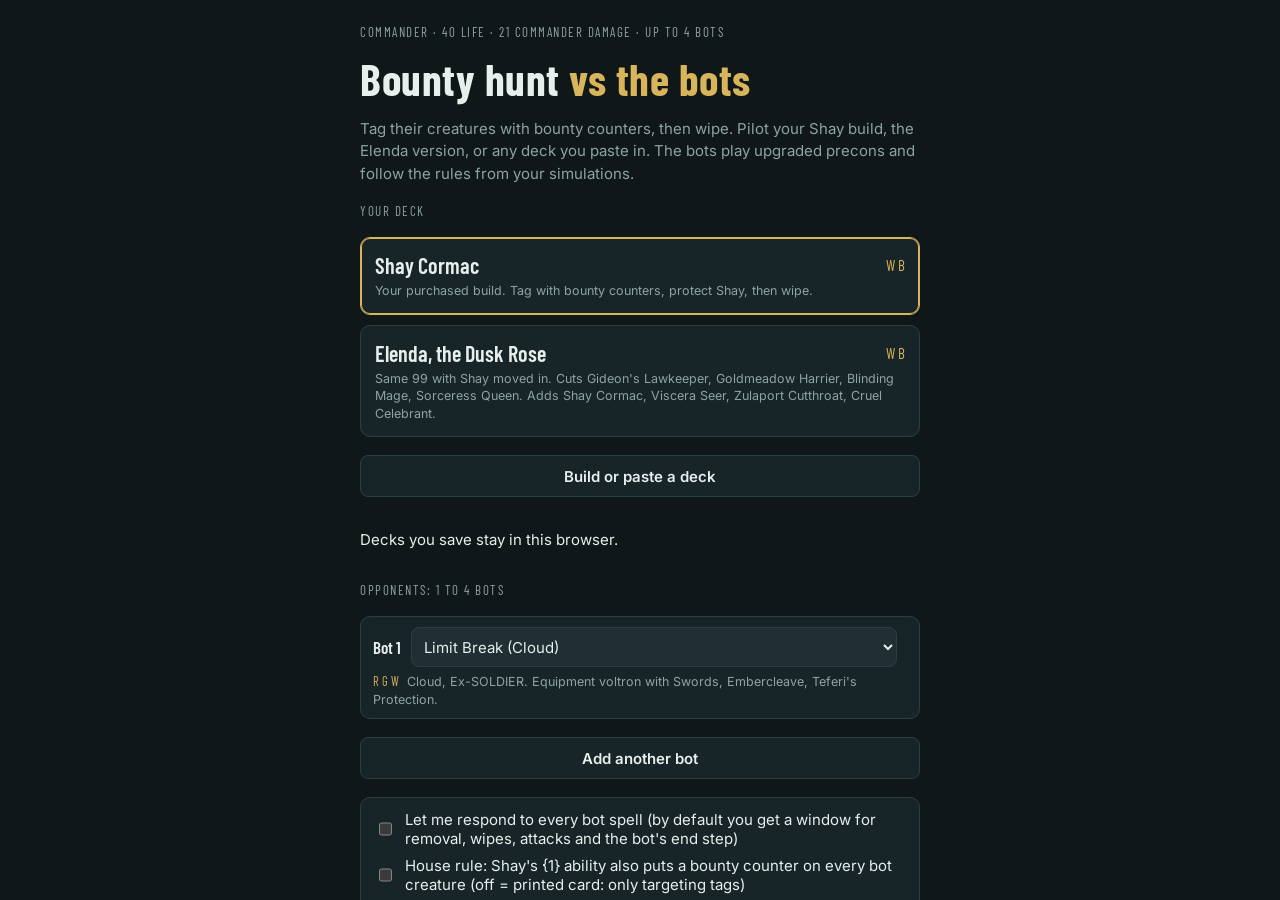
<file: index.html>
<!doctype html>
<html lang="en">
<head>
<meta charset="utf-8">
<meta name="viewport" content="width=device-width, initial-scale=1, viewport-fit=cover">
<title>Shay Cormac Duel</title>
<link rel="preconnect" href="https://fonts.googleapis.com">
<link rel="preconnect" href="https://fonts.gstatic.com" crossorigin>
<link rel="stylesheet" href="https://fonts.googleapis.com/css2?family=Barlow+Condensed:wght@500;600;700&family=Inter:wght@400;600;700&display=swap">
<link rel="stylesheet" href="css/style.css">
</head>
<body>
<!--BODY-->
<div id="app">
  <div id="start">
    <div class="start-inner">
      <div class="eyebrow">Commander · 40 life · 21 commander damage · up to 4 bots</div>
      <h1>Bounty hunt <span>vs the bots</span></h1>
      <p class="lede" id="lede">Tag their creatures with bounty counters, then wipe. Pilot your Shay build, the Elenda version, or any deck you paste in. The bots play upgraded precons and follow the rules from your simulations.</p>
      <div class="eyebrow">Your deck</div>
      <div class="opp-pick" id="myPick"></div>
      <button class="btn" id="buildDeck">Build or paste a deck</button>
      <p class="sub" id="deckStoreNote"></p>
      <div class="eyebrow">Opponents: 1 to 4 bots</div>
      <div id="botList" class="bot-list"></div>
      <button class="btn" id="addBot">Add another bot</button>
      <div class="settings">
        <label><input type="checkbox" id="setStop"> Let me respond to every bot spell (by default you get a window for removal, wipes, attacks and the bot's end step)</label>
        <label><input type="checkbox" id="setHouse"> House rule: Shay's {1} ability also puts a bounty counter on every bot creature (off = printed card: only targeting tags)</label>
        <label><input type="checkbox" id="setTithe"> Ask me before paying for Rhystic Study, Mystic Remora and Smothering Tithe</label>
        <label><input type="checkbox" id="setMana"> Choose which lands and rocks pay when I cast (off = pay automatically)</label>
        <label>Card size <select id="setSize"><option value="normal">Normal</option><option value="large">Large</option></select></label>
        <label>Bot speed <select id="setSpeed"><option value="900">Slow</option><option value="450">Normal</option><option value="120">Fast</option></select></label>
      </div>
      <button class="big-btn" id="startBtn">Shuffle up</button>
      <details class="decks"><summary>Deck lists</summary><div class="decklist" id="deckLists"></div></details>
    </div>
  </div>
  <div id="game" hidden>
    <nav id="oppTabs" hidden></nav>
    <header class="pbar" id="oppBar"></header>
    <main id="board">
      <section class="bf opp">
        <div class="row lands" id="oppLands"></div>
        <div class="row others" id="oppOthers"></div>
        <div class="row creatures" id="oppCreatures"></div>
      </section>
      <section id="strip"><div id="phases"></div><div id="stack"></div><div id="botRecent"></div><div id="ticker"></div></section>
      <section class="bf me">
        <div class="row creatures" id="myCreatures"></div>
        <div class="row others" id="myOthers"></div>
        <div class="row lands" id="myLands"></div>
      </section>
    </main>
    <div id="spot" hidden></div>
    <div id="prompt"><div id="promptText"></div><div id="promptBtns"></div></div>
    <footer class="pbar me" id="myBar"></footer>
    <div id="hand"></div>
  </div>
  <div id="sheet" hidden></div>
  <div id="toast" hidden></div>
</div>
<!--/BODY-->
<script src="js/engine.js"></script>
<script src="js/cards-shay.js"></script>
<script src="js/cards-cloud.js"></script>
<script src="js/cards-sai.js"></script>
<script src="js/cards-elenda.js"></script>
<script src="js/cards-ff.js"></script>
<script src="js/cards-wakanda.js"></script>
<script src="js/cards-generic.js"></script>
<script src="js/decks.js"></script>
<script src="js/ai.js"></script>
<script src="js/ui.js"></script>
<script src="js/ui-extra.js"></script>
<script src="js/main.js"></script>
</body>
</html>
</file>
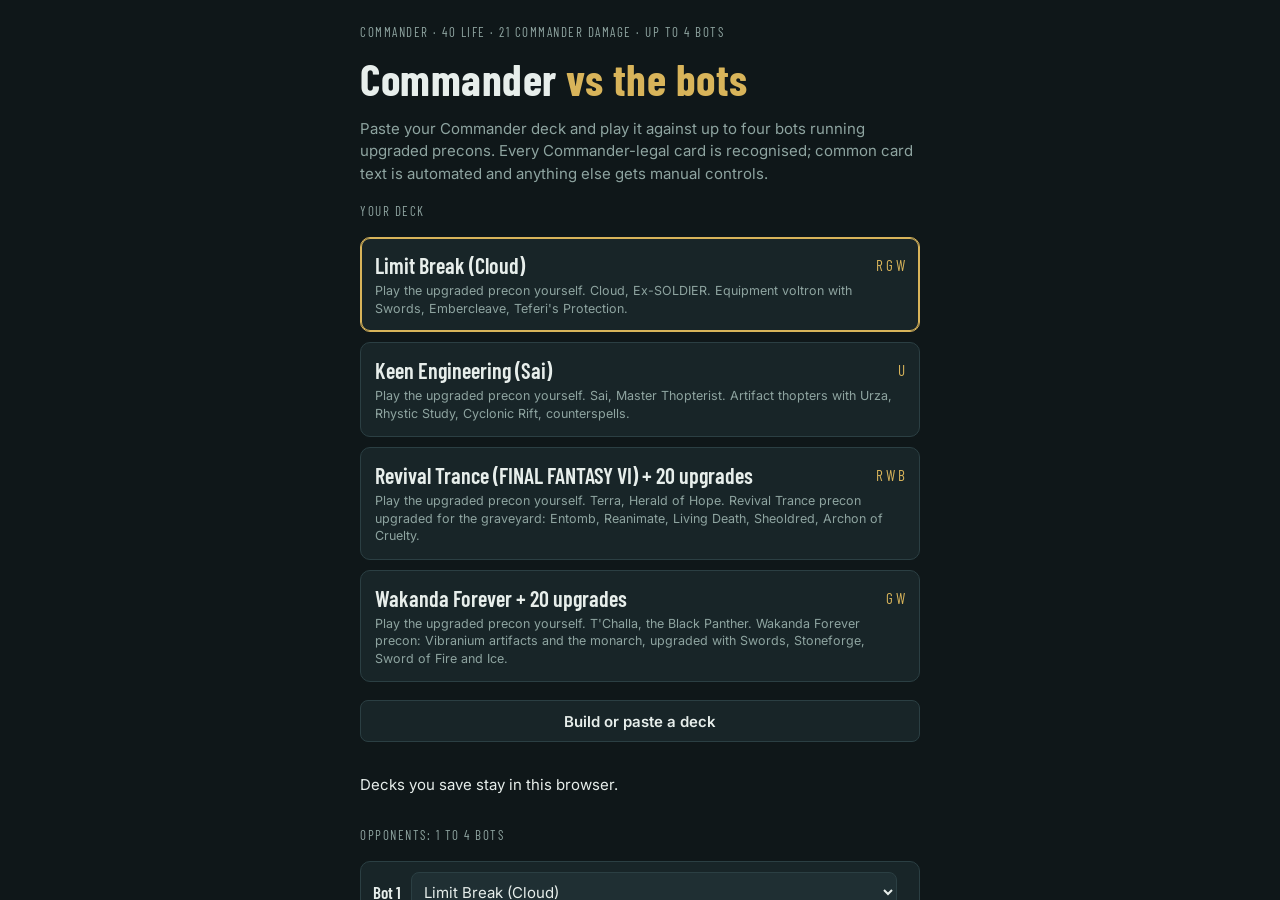
<file: friend.html>
<!doctype html>
<html lang="en">
<head>
<meta charset="utf-8">
<meta name="viewport" content="width=device-width, initial-scale=1, viewport-fit=cover">
<title>Commander Bot Table</title>
<link rel="preconnect" href="https://fonts.googleapis.com">
<link rel="preconnect" href="https://fonts.gstatic.com" crossorigin>
<link rel="stylesheet" href="https://fonts.googleapis.com/css2?family=Barlow+Condensed:wght@500;600;700&family=Inter:wght@400;600;700&display=swap">
<link rel="stylesheet" href="css/style.css">
</head>
<body>
<!--BODY-->
<div id="app">
  <div id="start">
    <div class="start-inner">
      <div class="eyebrow">Commander · 40 life · 21 commander damage · up to 4 bots</div>
      <h1>Commander <span>vs the bots</span></h1>
      <p class="lede" id="lede">Paste your Commander deck and play it against up to four bots running upgraded precons. Every Commander-legal card is recognised; common card text is automated and anything else gets manual controls.</p>
      <div class="eyebrow">Your deck</div>
      <div class="opp-pick" id="myPick"></div>
      <button class="btn" id="buildDeck">Build or paste a deck</button>
      <p class="sub" id="deckStoreNote"></p>
      <div class="eyebrow">Opponents: 1 to 4 bots</div>
      <div id="botList" class="bot-list"></div>
      <button class="btn" id="addBot">Add another bot</button>
      <div class="settings">
        <label><input type="checkbox" id="setStop"> Let me respond to every bot spell (by default you get a window for removal, wipes, attacks and the bot's end step)</label>
        <label><input type="checkbox" id="setHouse"> House rule: Shay's {1} ability also puts a bounty counter on every bot creature (off = printed card: only targeting tags)</label>
        <label><input type="checkbox" id="setTithe"> Ask me before paying for Rhystic Study, Mystic Remora and Smothering Tithe</label>
        <label><input type="checkbox" id="setMana"> Choose which lands and rocks pay when I cast (off = pay automatically)</label>
        <label>Card size <select id="setSize"><option value="normal">Normal</option><option value="large">Large</option></select></label>
        <label>Bot speed <select id="setSpeed"><option value="900">Slow</option><option value="450">Normal</option><option value="120">Fast</option></select></label>
      </div>
      <button class="big-btn" id="startBtn">Shuffle up</button>
      <details class="decks"><summary>Deck lists</summary><div class="decklist" id="deckLists"></div></details>
    </div>
  </div>
  <div id="game" hidden>
    <nav id="oppTabs" hidden></nav>
    <header class="pbar" id="oppBar"></header>
    <main id="board">
      <section class="bf opp">
        <div class="row lands" id="oppLands"></div>
        <div class="row others" id="oppOthers"></div>
        <div class="row creatures" id="oppCreatures"></div>
      </section>
      <section id="strip"><div id="phases"></div><div id="stack"></div><div id="botRecent"></div><div id="ticker"></div></section>
      <section class="bf me">
        <div class="row creatures" id="myCreatures"></div>
        <div class="row others" id="myOthers"></div>
        <div class="row lands" id="myLands"></div>
      </section>
    </main>
    <div id="spot" hidden></div>
    <div id="prompt"><div id="promptText"></div><div id="promptBtns"></div></div>
    <footer class="pbar me" id="myBar"></footer>
    <div id="hand"></div>
  </div>
  <div id="sheet" hidden></div>
  <div id="toast" hidden></div>
</div>
<!--/BODY-->
<script>window.FRIEND_BUILD = true;</script>
<script src="js/engine.js"></script>
<script src="js/cards-shay.js"></script>
<script src="js/cards-cloud.js"></script>
<script src="js/cards-sai.js"></script>
<script src="js/cards-elenda.js"></script>
<script src="js/cards-ff.js"></script>
<script src="js/cards-wakanda.js"></script>
<script src="js/cards-generic.js"></script>
<script src="js/decks.js"></script>
<script src="js/ai.js"></script>
<script src="js/ui.js"></script>
<script src="js/ui-extra.js"></script>
<script src="js/main.js"></script>
</body>
</html>
</file>
<file: css/style.css>
/* Layout: phone-first stacked table. Bot board on top, a thin status strip,
   your board below, then the prompt bar, your stats and your hand pinned at the bottom. */
:root {
  --bg: #0f1719;
  --felt: #13201f;
  --panel: #182528;
  --panel-2: #1f2f33;
  --line: #2b3f43;
  --fg: #e7eeeb;
  --muted: #8ea4a0;
  --gold: #d8b45a;
  --gold-ink: #1d1606;
  --bad: #e26a5d;
  --good: #6ec98e;
  --blue: #6ea9e2;
  --shadow: 0 2px 8px rgba(0, 0, 0, .45);
  --f-display: 'Barlow Condensed', 'Arial Narrow', system-ui, sans-serif;
  --f-body: 'Inter', system-ui, -apple-system, 'Segoe UI', sans-serif;
  --cw: 62px; --ch: 86px;
  --hw: 76px; --hh: 106px;
  color-scheme: dark;
}
@media (min-width: 720px) {
  :root { --cw: 82px; --ch: 114px; --hw: 96px; --hh: 134px; }
}
html, body { height: 100%; }
[hidden] { display: none !important; }
body { margin: 0; }
img { max-width: 100%; }
body { background: var(--bg); color: var(--fg); font-family: var(--f-body); font-size: 14px; overflow: hidden; -webkit-tap-highlight-color: transparent; }
button { font: inherit; color: inherit; }
#app { height: 100%; display: flex; flex-direction: column; }

/* ---------- start screen ---------- */
#start { height: 100%; overflow-y: auto; padding-block: 24px 40px; padding-left: max(16px, env(safe-area-inset-left, 0px)); padding-right: max(16px, env(safe-area-inset-right, 0px)); }
.start-inner { max-width: 560px; margin: 0 auto; display: flex; flex-direction: column; gap: 18px; }
.start-inner h1 { font-family: var(--f-display); font-weight: 700; font-size: 44px; line-height: .95; margin: 0; letter-spacing: .5px; text-wrap: balance; }
.start-inner h1 span { color: var(--gold); }
.lede { color: var(--muted); margin: 0; line-height: 1.5; }
.eyebrow { font-family: var(--f-display); text-transform: uppercase; letter-spacing: 1.5px; color: var(--muted); font-size: 13px; }
.opp-pick { display: grid; gap: 10px; }
.opp-card { display: grid; grid-template-columns: 1fr auto; gap: 4px 12px; text-align: left; background: var(--panel); border: 1px solid var(--line); border-radius: 10px; padding: 14px; cursor: pointer; }
.opp-card[aria-pressed="true"] { border-color: var(--gold); box-shadow: inset 0 0 0 1px var(--gold); }
.opp-card b { font-family: var(--f-display); font-size: 22px; font-weight: 600; }
.opp-card small { color: var(--muted); grid-column: 1 / -1; line-height: 1.4; }
.opp-card .pips { font-family: var(--f-display); color: var(--gold); align-self: center; }
.settings { display: grid; gap: 8px; background: var(--panel); border: 1px solid var(--line); border-radius: 10px; padding: 12px 14px; }
.settings label { display: flex; gap: 10px; align-items: center; min-height: 36px; }
.settings input[type=checkbox] { width: 20px; height: 20px; accent-color: var(--gold); }
.settings select { background: var(--panel-2); border: 1px solid var(--line); border-radius: 6px; padding: 6px; }
.big-btn { background: var(--gold); color: var(--gold-ink); border: 0; border-radius: 10px; font-family: var(--f-display); font-weight: 700; font-size: 22px; letter-spacing: .5px; padding: 14px; cursor: pointer; }
.big-btn:focus-visible, .btn:focus-visible, .opp-card:focus-visible { outline: 2px solid var(--fg); outline-offset: 2px; }
details.decks { background: var(--panel); border: 1px solid var(--line); border-radius: 10px; padding: 10px 14px; }
details.decks summary { cursor: pointer; font-weight: 600; min-height: 32px; display: flex; align-items: center; }
.decklist { columns: 2 180px; font-size: 12px; color: var(--muted); line-height: 1.55; margin-top: 8px; }
.decklist h4 { color: var(--fg); margin: 8px 0 2px; font-size: 13px; break-after: avoid; }
.decklist .cut { text-decoration: line-through; opacity: .7; }

/* ---------- game ---------- */
#game { flex: 1; min-height: 0; display: flex; flex-direction: column; background: radial-gradient(120% 70% at 50% 50%, var(--felt), var(--bg)); }
.pbar { display: flex; align-items: center; gap: 6px; flex-wrap: wrap; padding-block: 6px; padding-left: max(10px, env(safe-area-inset-left, 0px)); padding-right: max(10px, env(safe-area-inset-right, 0px)); background: var(--panel); border-bottom: 1px solid var(--line); font-size: 12px; }
.pbar.me { border-top: 1px solid var(--line); border-bottom: 0; }
.life { font-family: var(--f-display); font-weight: 700; font-size: 26px; line-height: 1; min-width: 44px; font-variant-numeric: tabular-nums; }
.life.low { color: var(--bad); }
.pname { font-family: var(--f-display); font-size: 16px; font-weight: 600; margin-right: 4px; }
.chip { display: inline-flex; align-items: center; gap: 4px; background: var(--panel-2); border: 1px solid var(--line); border-radius: 999px; padding: 4px 9px; min-height: 30px; font-variant-numeric: tabular-nums; white-space: nowrap; cursor: default; }
button.chip { cursor: pointer; }
.chip.gold { border-color: var(--gold); color: var(--gold); }
.chip.warn { border-color: var(--bad); color: var(--bad); }
.chip.cz { border-color: var(--gold); }
.chip.cz.playable { background: var(--gold); color: var(--gold-ink); }
.spacer { flex: 1; }

#board { flex: 1; min-height: 0; overflow-y: auto; overflow-x: hidden; display: flex; flex-direction: column; }
.bf { display: flex; flex-direction: column; gap: 4px; padding-block: 6px; }
.bf.opp { border-bottom: 1px dashed var(--line); }
.row { display: flex; gap: 6px; overflow-x: auto; overflow-y: hidden; align-items: flex-end; padding-block: 2px; padding-left: max(10px, env(safe-area-inset-left, 0px)); padding-right: max(10px, env(safe-area-inset-right, 0px)); min-height: 0; scrollbar-width: thin; }
.row:empty { display: none; }
.row.creatures { min-height: calc(var(--ch) + 6px); }
.row.lands { gap: 5px; align-items: center; }
.empty-note { color: var(--muted); font-size: 12px; padding: 8px 2px; }

#strip { display: flex; flex-direction: column; gap: 4px; padding-block: 6px; padding-left: max(10px, env(safe-area-inset-left, 0px)); padding-right: max(10px, env(safe-area-inset-right, 0px)); background: rgba(0, 0, 0, .18); border-bottom: 1px dashed var(--line); }
#phases { display: flex; gap: 3px; flex-wrap: wrap; align-items: center; }
.ph { font-family: var(--f-display); font-size: 12px; letter-spacing: .5px; text-transform: uppercase; padding: 2px 7px; border-radius: 4px; color: var(--muted); }
.ph.on { background: var(--gold); color: var(--gold-ink); font-weight: 700; }
.turnlbl { font-family: var(--f-display); font-size: 14px; margin-right: 6px; }
#stack { display: flex; flex-direction: column; gap: 3px; }
.stk { background: var(--panel-2); border-left: 3px solid var(--blue); border-radius: 4px; padding: 4px 8px; font-size: 12px; }
.stk.bot { border-left-color: var(--bad); }
.stk.top { box-shadow: 0 0 0 1px var(--gold); }
#ticker { font-size: 12px; color: var(--muted); display: flex; flex-direction: column; gap: 1px; line-height: 1.35; }
#ticker div:last-child { color: var(--fg); }
#ticker .bounty, .logline.bounty { color: var(--gold); }
#ticker .warn, .logline.warn { color: var(--bad); }

#prompt { display: flex; gap: 8px; align-items: center; flex-wrap: wrap; padding-block: 8px; padding-left: max(10px, env(safe-area-inset-left, 0px)); padding-right: max(10px, env(safe-area-inset-right, 0px)); background: var(--panel-2); border-top: 1px solid var(--line); min-height: 52px; }
#promptText { flex: 1 1 180px; min-width: 0; font-size: 13px; line-height: 1.35; }
#promptText b { color: var(--gold); }
#promptBtns { display: flex; gap: 6px; flex-wrap: wrap; }
.btn { background: var(--panel); border: 1px solid var(--line); border-radius: 8px; padding: 9px 14px; min-height: 42px; cursor: pointer; font-weight: 600; }
.btn.primary { background: var(--gold); color: var(--gold-ink); border-color: var(--gold); }
.btn.danger { border-color: var(--bad); color: var(--bad); }
.btn:disabled { opacity: .4; cursor: not-allowed; }

#hand { display: flex; gap: 6px; overflow-x: auto; overflow-y: hidden; padding-block: 8px calc(8px + env(safe-area-inset-bottom, 0px)); padding-left: max(10px, env(safe-area-inset-left, 0px)); padding-right: max(10px, env(safe-area-inset-right, 0px)); background: var(--bg); border-top: 1px solid var(--line); min-height: calc(var(--hh) + 16px); }

/* ---------- card tiles ---------- */
.slot { position: relative; flex: 0 0 auto; width: var(--cw); height: var(--ch); transition: width .15s; }
.slot.tapped { width: var(--ch); }
#hand .slot { width: var(--hw); height: var(--hh); }
.card { position: absolute; left: 0; top: 0; width: var(--cw); height: var(--ch); border-radius: 6px; overflow: hidden; background: var(--frame, #9aa3a6); box-shadow: var(--shadow); cursor: pointer; transition: transform .15s, box-shadow .15s; user-select: none; }
#hand .card { width: var(--hw); height: var(--hh); }
.slot.tapped .card { transform: translateX(calc((var(--ch) - var(--cw)) / 2)) translateY(calc((var(--cw) - var(--ch)) / 2 * -1 + (var(--ch) - var(--cw)) / 2 * 0)) rotate(90deg); }
.slot.tapped .card { transform-origin: center; transform: translate(calc((var(--ch) - var(--cw)) / 2), 0) rotate(90deg); }
.slot.tapped .card .art { filter: brightness(.72); }
.card .ftxt { position: absolute; inset: 3px; background: rgba(250, 247, 238, .93); color: #1b1b1b; border-radius: 4px; padding: 3px 4px; display: flex; flex-direction: column; gap: 2px; font-size: 9px; line-height: 1.15; overflow: hidden; }
#hand .card .ftxt { font-size: 10px; }
.ftxt .fn { font-weight: 700; font-size: 10px; display: -webkit-box; -webkit-line-clamp: 2; -webkit-box-orient: vertical; overflow: hidden; }
#hand .ftxt .fn { font-size: 11px; }
.ftxt .fc { font-family: var(--f-display); font-weight: 700; color: #5b4a1c; }
.ftxt .ft { color: #555; font-style: italic; }
.ftxt .fr { color: #333; flex: 1; overflow: hidden; display: none; }
#hand .ftxt .fr { display: block; }
.card .art { position: absolute; inset: 0; width: 100%; height: 100%; object-fit: cover; display: block; }
.card .ov { position: absolute; inset: 0; pointer-events: none; }
.badges { position: absolute; top: 2px; left: 2px; right: 2px; display: flex; flex-wrap: wrap; gap: 2px; }
.bd { font-family: var(--f-display); font-weight: 700; font-size: 11px; line-height: 1; padding: 2px 4px; border-radius: 4px; background: rgba(10, 14, 15, .88); color: var(--fg); }
.bd.p1 { color: var(--good); }
.bd.m1 { color: var(--bad); }
.bd.bounty { background: var(--gold); color: var(--gold-ink); }
.bd.eq { color: var(--blue); }
.ptb { position: absolute; right: 2px; bottom: 2px; font-family: var(--f-display); font-weight: 700; font-size: 14px; padding: 1px 5px; border-radius: 4px; background: rgba(10, 14, 15, .9); color: var(--fg); font-variant-numeric: tabular-nums; }
.ptb.up { color: var(--good); }
.ptb.hurt { color: var(--bad); }
.flag { position: absolute; left: 2px; bottom: 2px; font-family: var(--f-display); font-size: 10px; font-weight: 700; padding: 1px 4px; border-radius: 3px; background: rgba(10, 14, 15, .85); color: var(--muted); text-transform: uppercase; letter-spacing: .5px; }
.flag.atk { background: var(--bad); color: #fff; }
.flag.blk { background: var(--blue); color: #08131d; }
.attachlbl { position: absolute; left: 0; right: 0; bottom: -2px; transform: translateY(100%); font-size: 9px; color: var(--muted); white-space: nowrap; overflow: hidden; text-overflow: ellipsis; text-align: center; }
.card.playable { box-shadow: 0 0 0 2px var(--good), var(--shadow); }
.card.cand { box-shadow: 0 0 0 3px var(--gold), 0 0 14px rgba(216, 180, 90, .7); animation: pulse 1.1s infinite alternate; }
.card.sel { box-shadow: 0 0 0 3px var(--bad), var(--shadow); transform: translateY(-6px); }
.card.blocker-sel { box-shadow: 0 0 0 3px var(--blue), var(--shadow); transform: translateY(-6px); }
.card.attacking { box-shadow: 0 0 0 2px var(--bad), var(--shadow); }
.card.blocking { box-shadow: 0 0 0 2px var(--blue), var(--shadow); }
.slot.tapped .card.sel, .slot.tapped .card.blocker-sel { transform: translate(calc((var(--ch) - var(--cw)) / 2), -6px) rotate(90deg); }
@keyframes pulse { from { filter: brightness(1); } to { filter: brightness(1.18); } }
@media (prefers-reduced-motion: reduce) { .card.cand { animation: none; } .slot, .card { transition: none; } }
.landchip { display: inline-flex; flex-direction: column; align-items: center; justify-content: center; min-width: 48px; height: 40px; padding: 2px 8px; border-radius: 6px; background: var(--frame); color: #141414; font-size: 10px; font-weight: 700; line-height: 1.1; box-shadow: var(--shadow); flex: 0 0 auto; }
.landchip b { font-family: var(--f-display); font-size: 15px; }
.landchip.allt { opacity: .55; }

/* ---------- sheets & modals ---------- */
#sheet { position: fixed; inset: 0; z-index: 50; background: rgba(0, 0, 0, .6); display: flex; align-items: flex-end; justify-content: center; }
.sheet-box { background: var(--panel); border: 1px solid var(--line); border-radius: 14px 14px 0 0; width: 100%; max-width: 640px; max-height: 88%; overflow-y: auto; padding-block: 14px calc(16px + env(safe-area-inset-bottom, 0px)); padding-left: max(16px, env(safe-area-inset-left, 0px)); padding-right: max(16px, env(safe-area-inset-right, 0px)); display: flex; flex-direction: column; gap: 12px; }
.sheet-box h3 { margin: 0; font-family: var(--f-display); font-size: 22px; font-weight: 600; text-wrap: balance; }
.sheet-box .sub { color: var(--muted); font-size: 13px; margin: -6px 0 0; line-height: 1.4; }
.detail { display: grid; grid-template-columns: minmax(0, 200px) minmax(0, 1fr); gap: 14px; align-items: start; }
@media (max-width: 480px) { .detail { grid-template-columns: minmax(0, 150px) minmax(0, 1fr); } }
.bigcard { position: relative; width: 100%; aspect-ratio: 63 / 88; max-width: 100%; border-radius: 10px; overflow: hidden; background: var(--frame, #9aa3a6); }
.bigcard img { position: absolute; inset: 0; width: 100%; height: 100%; object-fit: cover; }
.bigcard .ftxt { position: absolute; inset: 6px; background: rgba(250, 247, 238, .95); color: #1b1b1b; border-radius: 6px; padding: 8px; font-size: 12px; line-height: 1.3; display: flex; flex-direction: column; gap: 4px; overflow: auto; }
.bigcard .ftxt .fn { font-weight: 700; font-size: 14px; }
.bigcard .ftxt .fr { display: block; white-space: pre-line; }
.oracle { white-space: pre-line; line-height: 1.45; font-size: 13px; min-width: 0; }
.oracle .meta { color: var(--muted); font-size: 12px; margin-top: 8px; display: grid; gap: 3px; }
.acts { display: grid; gap: 8px; }
.acts .btn { width: 100%; text-align: left; display: flex; justify-content: space-between; gap: 10px; }
.acts .btn .cost { font-family: var(--f-display); color: var(--gold); white-space: nowrap; }
.acts .btn.primary .cost { color: var(--gold-ink); }
.grid { display: grid; grid-template-columns: repeat(auto-fill, minmax(84px, 1fr)); gap: 8px; }
.gcard { position: relative; aspect-ratio: 63 / 88; max-width: 100%; border-radius: 7px; overflow: hidden; background: var(--frame, #9aa3a6); cursor: pointer; box-shadow: var(--shadow); border: 0; padding: 0; }
.gcard img { position: absolute; inset: 0; width: 100%; height: 100%; object-fit: cover; }
.gcard .ftxt { position: absolute; inset: 3px; background: rgba(250, 247, 238, .93); color: #1b1b1b; border-radius: 4px; padding: 4px; font-size: 10px; line-height: 1.2; text-align: left; display: flex; flex-direction: column; gap: 2px; overflow: hidden; }
.gcard .ftxt .fn { font-weight: 700; }
.gcard .ftxt .fr { display: block; overflow: hidden; }
.gcard.on { box-shadow: 0 0 0 3px var(--gold); }
.gcard .zl { position: absolute; left: 3px; bottom: 3px; font-size: 10px; background: rgba(10, 14, 15, .85); color: var(--fg); padding: 1px 4px; border-radius: 3px; }
.row-btns { display: flex; gap: 8px; flex-wrap: wrap; justify-content: flex-end; }
.optlist { display: grid; gap: 8px; }
.optlist .btn { text-align: left; }
.logbox { display: flex; flex-direction: column; gap: 3px; font-size: 12px; line-height: 1.4; }
.logline.turn { color: var(--gold); font-family: var(--f-display); font-size: 14px; margin-top: 6px; }
.logline.bot { color: #f0b7ae; }
.logline.big { font-weight: 600; }
#toast { position: fixed; left: 50%; bottom: calc(var(--hh) + 90px + env(safe-area-inset-bottom, 0px)); transform: translateX(-50%); z-index: 60; background: var(--fg); color: var(--bg); border-radius: 8px; padding: 8px 14px; font-size: 13px; max-width: 90%; box-shadow: var(--shadow); }
.mull-grid { display: grid; grid-template-columns: repeat(auto-fill, minmax(84px, 1fr)); gap: 8px; }

/* ---------- compact phone pass ---------- */
.pbar { flex-wrap: nowrap; overflow-x: auto; scrollbar-width: none; }
.pbar::-webkit-scrollbar { display: none; }
.chip { min-height: 28px; padding: 3px 8px; font-size: 12px; }
.row.others .slot { width: calc(var(--cw) * .78); height: calc(var(--ch) * .78); }
.row.others .slot.tapped { width: calc(var(--ch) * .78); }
.row.others .card { width: calc(var(--cw) * .78); height: calc(var(--ch) * .78); }
.row.others .slot.tapped .card { transform: translate(calc((var(--ch) - var(--cw)) * .39), 0) rotate(90deg); }
.row.lands .slot { width: calc(var(--cw) * .7); height: calc(var(--ch) * .7); }
.row.lands .card { width: calc(var(--cw) * .7); height: calc(var(--ch) * .7); }
.row.lands .slot.tapped { width: calc(var(--ch) * .7); }
.row.lands .slot.tapped .card { transform: translate(calc((var(--ch) - var(--cw)) * .35), 0) rotate(90deg); }
.landchip { height: 34px; min-width: 44px; }
.landchip small { font-weight: 600; opacity: .75; }
@media (max-width: 719px) {
  #ticker div:nth-last-child(n+3) { display: none; }
  .bf { padding-block: 4px; }
}
.ftxt > * { flex-shrink: 0; }
.ftxt > .fr { flex: 1 1 auto; min-height: 0; flex-shrink: 1; }
.card.cand { box-shadow: 0 0 0 3px var(--gold), 0 0 18px 4px rgba(216, 180, 90, .85); }
.pname { white-space: nowrap; }
.mp { display: inline-grid; place-items: center; min-width: 1.35em; height: 1.35em; padding: 0 1px; margin: 0 1px; border-radius: 999px; background: #d9d6cc; color: #161616; font-family: var(--f-body); font-size: .78em; font-weight: 700; line-height: 1; vertical-align: middle; box-shadow: inset 0 0 0 1px rgba(0, 0, 0, .25); }
.mp.hy { background: linear-gradient(135deg, var(--a) 50%, var(--b) 50%); font-size: .62em; }
.msum { display: inline-flex; gap: 4px; align-items: center; margin-left: 4px; color: var(--fg); }
.ftxt .fc .mp { font-size: 8px; min-width: 11px; height: 11px; margin: 0; }
#hand .ftxt .fc .mp { font-size: 9px; min-width: 13px; height: 13px; }
.acts .btn .cost .mp { font-size: 12px; }
.stk { display: flex; justify-content: space-between; align-items: center; gap: 8px; width: 100%; text-align: left; color: var(--fg); cursor: pointer; border-top: 0; border-right: 0; border-bottom: 0; font: inherit; font-size: 12px; min-height: 34px; }
.stk-view { flex: 0 0 auto; font-weight: 700; color: var(--gold); font-size: 11px; }
#botRecent { display: flex; gap: 5px; align-items: center; overflow-x: auto; scrollbar-width: none; }
#botRecent:empty { display: none; }
.rc-lbl { font-size: 11px; color: var(--muted); flex: 0 0 auto; }
.chip.rc { min-height: 26px; padding: 2px 8px; font-size: 11px; border-color: var(--bad); flex: 0 0 auto; }
#oppTabs { display: flex; gap: 4px; overflow-x: auto; scrollbar-width: none; padding-block: 5px 0; padding-left: max(8px, env(safe-area-inset-left, 0px)); padding-right: max(8px, env(safe-area-inset-right, 0px)); background: var(--bg); }
.otab { flex: 1 0 auto; display: inline-flex; align-items: center; gap: 5px; position: relative; min-height: 36px; padding: 4px 9px; border-radius: 8px 8px 0 0; background: var(--panel-2); border: 1px solid var(--line); border-bottom: 0; cursor: pointer; font-size: 12px; color: var(--muted); }
.otab b { color: var(--fg); font-family: var(--f-display); font-size: 14px; font-weight: 600; }
.otab small { font-size: 11px; }
.otab .ol { font-family: var(--f-display); font-weight: 700; font-size: 15px; color: var(--fg); font-variant-numeric: tabular-nums; }
.otab.on { background: var(--panel); box-shadow: inset 0 2px 0 var(--gold); }
.otab.turn b::after { content: ' ●'; color: var(--gold); }
.otab.atk { box-shadow: inset 0 2px 0 var(--bad); }
.otab.out { opacity: .45; text-decoration: line-through; }
.ocand { position: absolute; top: -4px; right: -2px; background: var(--gold); color: var(--gold-ink); border-radius: 999px; font-size: 10px; font-weight: 700; min-width: 16px; height: 16px; display: grid; place-items: center; padding: 0 3px; }
.btn.tgt { padding: 6px 10px; min-height: 36px; font-size: 12px; }
.btn.tgt.on { border-color: var(--bad); color: var(--bad); }
.bot-list { display: grid; gap: 8px; }
.bot-row { display: grid; grid-template-columns: auto minmax(0, 1fr) auto; gap: 6px 10px; align-items: center; background: var(--panel); border: 1px solid var(--line); border-radius: 10px; padding: 10px 12px; }
.bot-row label { font-family: var(--f-display); font-size: 17px; font-weight: 600; }
.bot-row select { min-width: 0; width: 100%; background: var(--panel-2); color: var(--fg); border: 1px solid var(--line); border-radius: 8px; padding: 8px; font: inherit; min-height: 40px; }
.bot-row .rm { min-height: 38px; padding: 6px 10px; font-size: 12px; }
.bot-row small { grid-column: 1 / -1; color: var(--muted); line-height: 1.4; }
.bot-row .pips { color: var(--gold); font-family: var(--f-display); margin-right: 4px; }
#addBot { justify-self: start; }

/* ===== readability pass ===== */
body { font-size: 15px; }
:root { --cw: 66px; --ch: 92px; --hw: 84px; --hh: 117px; }
:root[data-size="large"] { --cw: 80px; --ch: 112px; --hw: 98px; --hh: 137px; }
@media (min-width: 720px) { :root { --cw: 88px; --ch: 123px; --hw: 104px; --hh: 145px; } :root[data-size="large"] { --cw: 104px; --ch: 145px; --hw: 120px; --hh: 168px; } }
.card .ftxt { inset: 2px; padding: 3px 4px; gap: 1px; background: rgba(252, 250, 244, .97); }
.ftxt .fn { font-size: 11px; line-height: 1.12; -webkit-line-clamp: 3; letter-spacing: -.1px; color: #111; }
#hand .ftxt .fn { font-size: 12px; -webkit-line-clamp: 2; }
.row .card .ftxt .ft { display: none; }
.ftxt .ft { font-size: 9.5px; }
#hand .ftxt .fr { font-size: 10px; line-height: 1.2; color: #2a2a2a; }
.row.others .slot { width: calc(var(--cw) * .86); height: calc(var(--ch) * .86); }
.row.others .slot.tapped { width: calc(var(--ch) * .86); }
.row.others .card { width: calc(var(--cw) * .86); height: calc(var(--ch) * .86); }
.row.others .slot.tapped .card { transform: translate(calc((var(--ch) - var(--cw)) * .43), 0) rotate(90deg); }
.ptb { font-size: 15px; padding: 1px 6px; }
.bd { font-size: 12px; }
#ticker { font-size: 13px; }
#ticker .bot { color: #f3c2b9; }
#ticker .me { color: #b9dcf3; }
.stk { font-size: 13px; }
#promptText { font-size: 14px; }
.card.partial { outline: 2px dashed rgba(216, 180, 90, .8); outline-offset: -2px; }
.card.targeted { box-shadow: 0 0 0 3px var(--bad), 0 0 16px 3px rgba(226, 106, 93, .8); }
.card.targeted::after { content: 'TARGET'; position: absolute; left: 50%; top: 50%; transform: translate(-50%, -50%); background: var(--bad); color: #fff; font-family: var(--f-display); font-weight: 700; font-size: 11px; letter-spacing: .8px; padding: 2px 5px; border-radius: 4px; }

/* ===== bot spotlight ===== */
#spot { display: grid; grid-template-columns: auto minmax(0, 1fr) auto; gap: 10px; align-items: start; padding-block: 8px; padding-left: max(10px, env(safe-area-inset-left, 0px)); padding-right: max(10px, env(safe-area-inset-right, 0px)); background: #2a1c1a; border-top: 2px solid var(--bad); }
.spot-card { position: relative; width: 64px; aspect-ratio: 63 / 88; border-radius: 6px; overflow: hidden; background: var(--frame, #9aa3a6); cursor: pointer; box-shadow: var(--shadow); }
.spot-card img { position: absolute; inset: 0; width: 100%; height: 100%; object-fit: cover; }
.spot-card .ftxt { position: absolute; inset: 2px; background: rgba(252, 250, 244, .97); color: #111; border-radius: 4px; padding: 3px; font-size: 9px; display: flex; flex-direction: column; gap: 1px; overflow: hidden; }
.spot-card .ftxt .fn { font-weight: 700; font-size: 10px; }
.spot-card .ftxt .fr, .spot-card .ftxt .ft { display: none; }
.spot-body { min-width: 0; display: grid; gap: 4px; font-size: 13px; }
.spot-head { line-height: 1.35; }
.spot-name { background: none; border: 0; padding: 0; color: var(--gold); font-weight: 700; text-decoration: underline; cursor: pointer; font-size: 14px; }
.spot-st { font-size: 11px; padding: 1px 6px; border-radius: 999px; background: var(--bad); color: #fff; margin-left: 4px; white-space: nowrap; }
.spot-st.done { background: var(--line); color: var(--fg); }
.spot-text { color: #e9d9d5; font-size: 12px; line-height: 1.35; display: -webkit-box; -webkit-line-clamp: 2; -webkit-box-orient: vertical; overflow: hidden; }
.spot-tg { display: flex; flex-wrap: wrap; gap: 5px; align-items: center; font-size: 12px; }
.tchip { border: 1px solid var(--bad); background: rgba(226, 106, 93, .15); color: var(--fg); border-radius: 999px; padding: 3px 9px; font: inherit; font-size: 12px; font-weight: 600; cursor: pointer; }
.tchip.mine { background: var(--bad); color: #fff; }
.tchip.pl { cursor: default; }
.spot-x { background: none; border: 0; color: var(--muted); font-size: 22px; line-height: 1; cursor: pointer; padding: 0 4px; min-width: 32px; min-height: 32px; }

/* ===== mana picker ===== */
.srcgrid { display: grid; grid-template-columns: repeat(auto-fill, minmax(118px, 1fr)); gap: 6px; }
.src { display: grid; gap: 3px; text-align: left; padding: 8px; border-radius: 8px; border: 1px solid var(--line); background: var(--panel-2); color: var(--fg); cursor: pointer; font: inherit; min-height: 58px; }
.src b { font-size: 13px; line-height: 1.2; }
.src .sk { font-size: 10px; color: var(--muted); text-transform: uppercase; letter-spacing: .6px; }
.src.on { border-color: var(--gold); background: #2c2a1c; box-shadow: inset 0 0 0 1px var(--gold); }
.su { display: flex; gap: 3px; flex-wrap: wrap; }
.mpor { display: inline-flex; gap: 1px; padding: 1px 3px; border: 1px dashed var(--line); border-radius: 999px; }
.mp.any { background: linear-gradient(135deg, #f3ecd0, #a9cbe9, #a59aa8, #ec9c83, #9fcf98); }
.mp.gen { background: #555; color: #eee; }
.okc { color: var(--good); }
.badc { color: var(--bad); }

/* ===== manual actions, deck builder ===== */
.manual { border: 1px solid var(--line); border-radius: 8px; padding: 8px 10px; }
.manual summary { cursor: pointer; font-weight: 600; min-height: 30px; display: flex; align-items: center; }
.man-row { display: flex; flex-wrap: wrap; gap: 6px; }
.btn.mini { min-height: 34px; padding: 5px 10px; font-size: 12px; }
.settings input[type=text], .settings input:not([type]), .settings input[type=number], .settings textarea { background: var(--panel-2); color: var(--fg); border: 1px solid var(--line); border-radius: 8px; padding: 8px; font: inherit; width: 100%; box-sizing: border-box; }
.settings textarea { font-family: ui-monospace, Menlo, Consolas, monospace; font-size: 13px; line-height: 1.4; resize: vertical; }
.tokrow { display: grid; grid-template-columns: minmax(0, 2fr) minmax(0, 1fr) minmax(0, 1fr); gap: 6px; }
.tokrow label { display: grid; gap: 3px; }
.db-report { display: grid; gap: 4px; font-size: 13px; }
.db-report p { margin: 0; }
.warnline { color: #f0c27a; }
.deck-acts { grid-column: 1 / -1; display: flex; gap: 6px; margin-top: 4px; }
.my-card { cursor: pointer; }
.my-card:focus-visible { outline: 2px solid var(--fg); outline-offset: 2px; }
#buildDeck { justify-self: start; }
/* keep card names readable: badges sit above the P/T line instead of over the name */
.badges { top: auto; bottom: 22px; left: 2px; right: 2px; }
.card.targeted::after { top: auto; bottom: 24px; }
</file>
